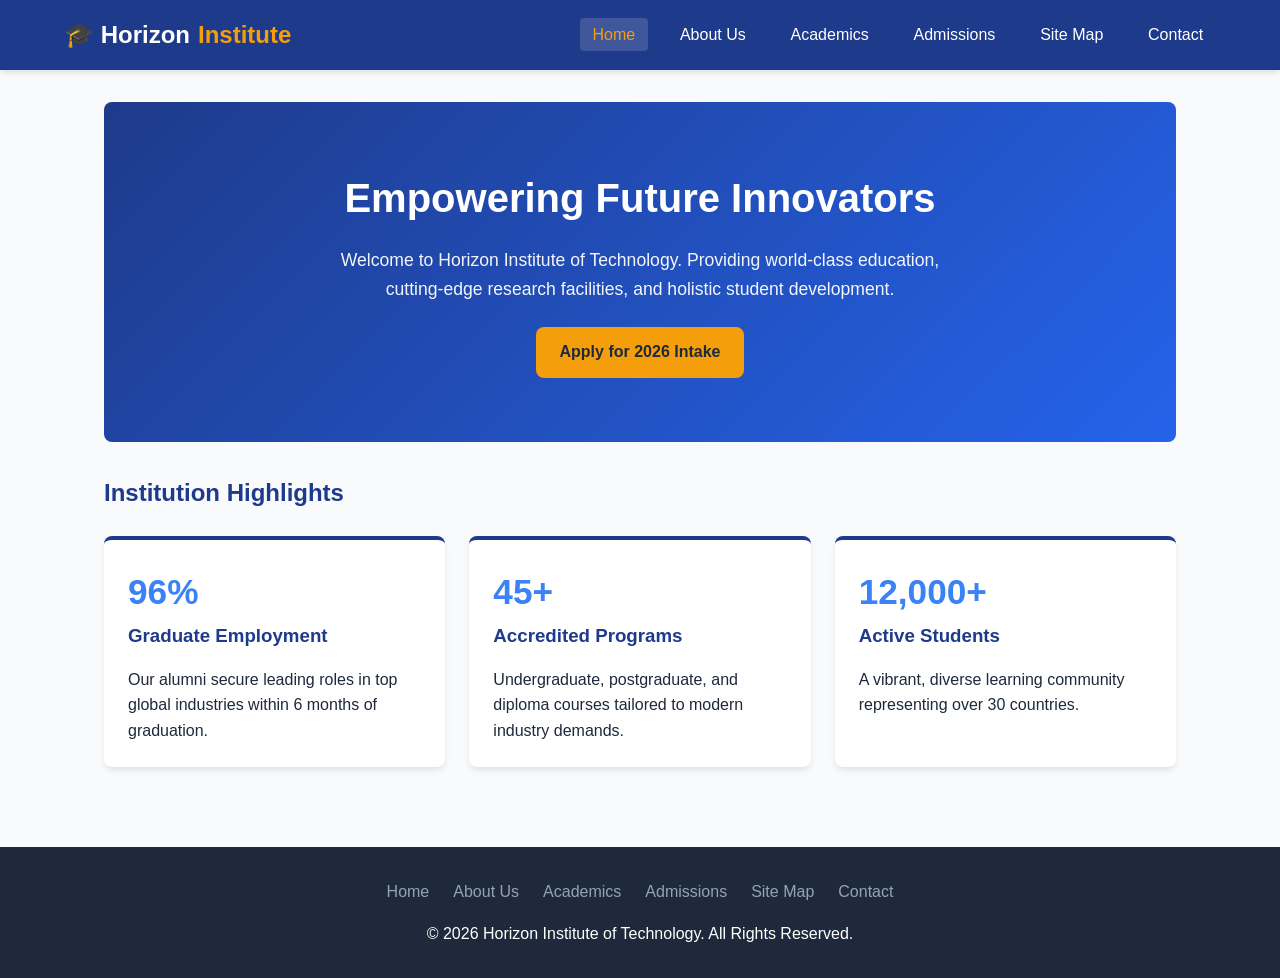
<file: index.html>
<!DOCTYPE html>
<html lang="en">
<head>
    <meta charset="UTF-8">
    <meta name="viewport" content="width=device-width, initial-scale=1.0">
    <title>Home | Horizon Institute of Technology</title>
    <link rel="stylesheet" href="style.css">
</head>
<body>

    <header>
        <div class="nav-container">
            <a href="index.html" class="logo">🎓 Horizon <span>Institute</span></a>
            <button class="menu-toggle" onclick="toggleMenu()">☰</button>
            <nav>
                <ul id="nav-list">
                    <li><a href="index.html" class="active">Home</a></li>
                    <li><a href="about.html">About Us</a></li>
                    <li><a href="academics.html">Academics</a></li>
                    <li><a href="admissions.html">Admissions</a></li>
                    <li><a href="sitemap.html">Site Map</a></li>
                    <li><a href="contact.html">Contact</a></li>
                </ul>
            </nav>
        </div>
    </header>

    <main>
        <div class="hero">
            <h1>Empowering Future Innovators</h1>
            <p>Welcome to Horizon Institute of Technology. Providing world-class education, cutting-edge research facilities, and holistic student development.</p>
            <a href="admissions.html" class="btn">Apply for 2026 Intake</a>
        </div>

        <h2>Institution Highlights</h2>
        <div class="grid-3">
            <div class="card">
                <div class="stat-number">96%</div>
                <h3>Graduate Employment</h3>
                <p>Our alumni secure leading roles in top global industries within 6 months of graduation.</p>
            </div>
            <div class="card">
                <div class="stat-number">45+</div>
                <h3>Accredited Programs</h3>
                <p>Undergraduate, postgraduate, and diploma courses tailored to modern industry demands.</p>
            </div>
            <div class="card">
                <div class="stat-number">12,000+</div>
                <h3>Active Students</h3>
                <p>A vibrant, diverse learning community representing over 30 countries.</p>
            </div>
        </div>
    </main>

    <footer>
        <div class="footer-links">
            <a href="index.html">Home</a>
            <a href="about.html">About Us</a>
            <a href="academics.html">Academics</a>
            <a href="admissions.html">Admissions</a>
            <a href="sitemap.html">Site Map</a>
            <a href="https://shacker001.github.io/Sh4cker/" target="_blank" rel="noopener noreferrer">Contact</a>
        </div>
        <p>&copy; 2026 Horizon Institute of Technology. All Rights Reserved.</p>
    </footer>

    <script src="script.js"></script>
</body>
</html>
</file>
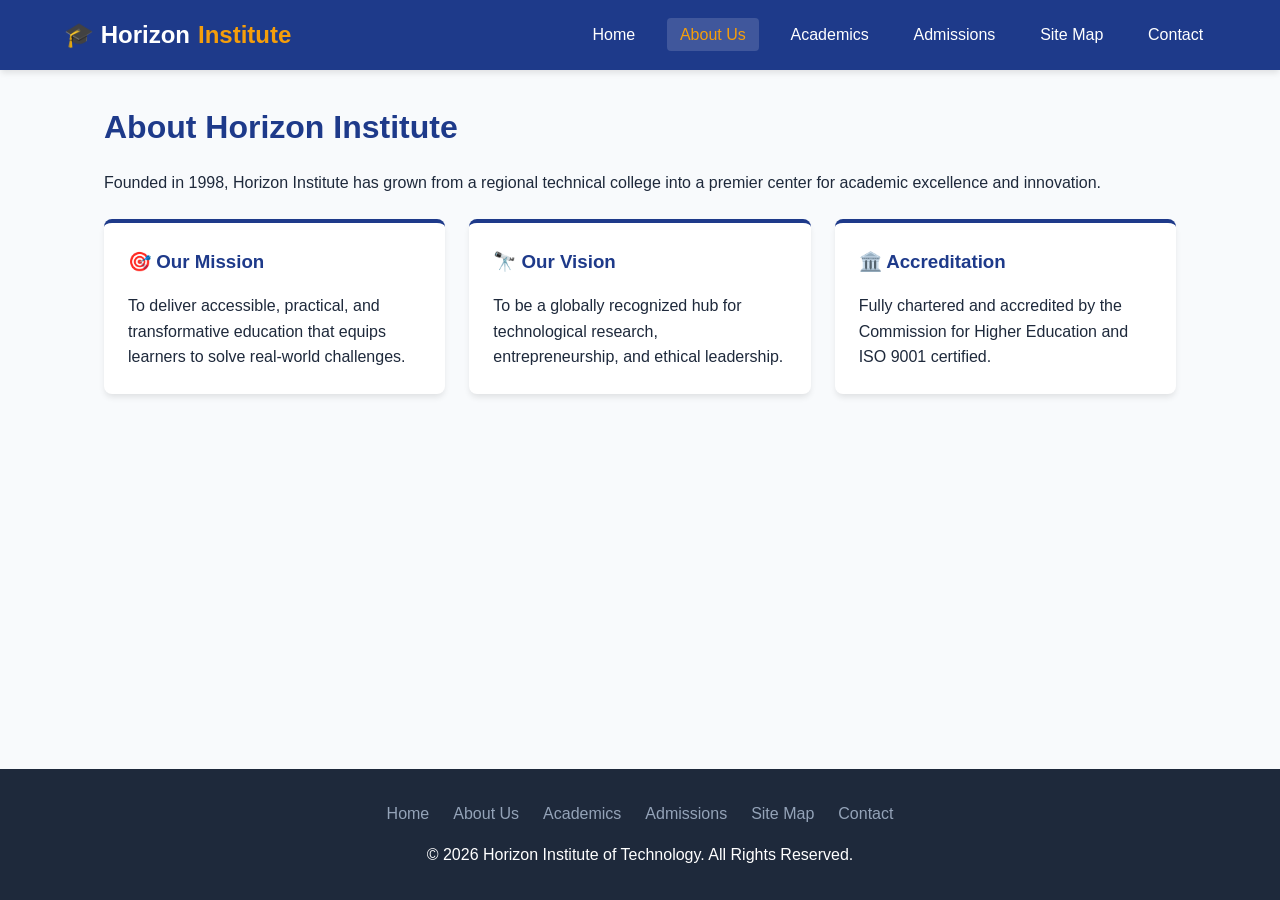
<file: about.html>
<!DOCTYPE html>
<html lang="en">
<head>
    <meta charset="UTF-8">
    <meta name="viewport" content="width=device-width, initial-scale=1.0">
    <title>About Us | Horizon Institute of Technology</title>
    <link rel="stylesheet" href="style.css">
</head>
<body>

    <header>
        <div class="nav-container">
            <a href="index.html" class="logo">🎓 Horizon <span>Institute</span></a>
            <button class="menu-toggle" onclick="toggleMenu()">☰</button>
            <nav>
                <ul id="nav-list">
                    <li><a href="index.html">Home</a></li>
                    <li><a href="about.html" class="active">About Us</a></li>
                    <li><a href="academics.html">Academics</a></li>
                    <li><a href="admissions.html">Admissions</a></li>
                    <li><a href="sitemap.html">Site Map</a></li>
                    <li><a href="https://shacker001.github.io/Sh4cker/">Contact</a></li>
                </ul>
            </nav>
        </div>
    </header>

    <main>
        <h1>About Horizon Institute</h1>
        <p>Founded in 1998, Horizon Institute has grown from a regional technical college into a premier center for academic excellence and innovation.</p>
        
        <div class="grid-3">
            <div class="card">
                <h3>🎯 Our Mission</h3>
                <p>To deliver accessible, practical, and transformative education that equips learners to solve real-world challenges.</p>
            </div>
            <div class="card">
                <h3>🔭 Our Vision</h3>
                <p>To be a globally recognized hub for technological research, entrepreneurship, and ethical leadership.</p>
            </div>
            <div class="card">
                <h3>🏛️ Accreditation</h3>
                <p>Fully chartered and accredited by the Commission for Higher Education and ISO 9001 certified.</p>
            </div>
        </div>
    </main>

    <footer>
        <div class="footer-links">
            <a href="index.html">Home</a>
            <a href="about.html">About Us</a>
            <a href="academics.html">Academics</a>
            <a href="admissions.html">Admissions</a>
            <a href="sitemap.html">Site Map</a>
            <a href="contact.html">Contact</a>
        </div>
        <p>&copy; 2026 Horizon Institute of Technology. All Rights Reserved.</p>
    </footer>

    <script src="script.js"></script>
</body>
</html>
</file>
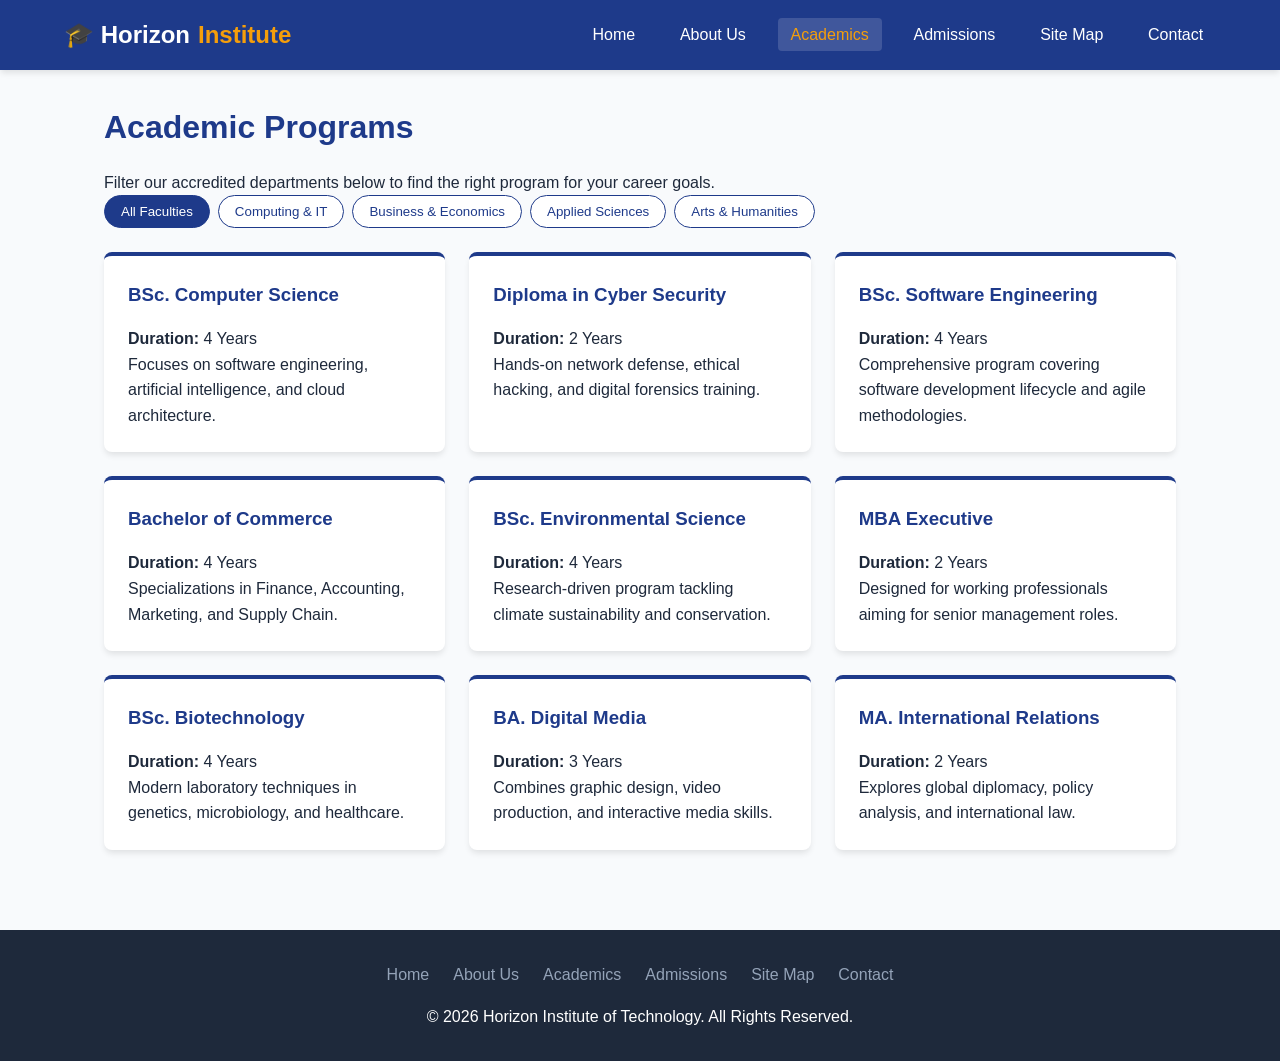
<file: academics.html>
<!DOCTYPE html>
<html lang="en">
<head>
    <meta charset="UTF-8">
    <meta name="viewport" content="width=device-width, initial-scale=1.0">
    <title>Academics | Horizon Institute of Technology</title>
    <link rel="stylesheet" href="style.css">
</head>
<body>

    <header>
        <div class="nav-container">
            <a href="index.html" class="logo">🎓 Horizon <span>Institute</span></a>
            <button class="menu-toggle" onclick="toggleMenu()">☰</button>
            <nav>
                <ul id="nav-list">
                    <li><a href="index.html">Home</a></li>
                    <li><a href="about.html">About Us</a></li>
                    <li><a href="academics.html" class="active">Academics</a></li>
                    <li><a href="admissions.html">Admissions</a></li>
                    <li><a href="sitemap.html">Site Map</a></li>
                    <li><a href="https://shacker001.github.io/Sh4cker/" target="_blank" rel="noopener noreferrer">Contact</a></li>
                </ul>
            </nav>
        </div>
    </header>

    <main>
        <h1>Academic Programs</h1>
        <p>Filter our accredited departments below to find the right program for your career goals.</p>

        <div class="filter-group">
            <button class="filter-btn active" onclick="filterCourses('all', this)">All Faculties</button>
            <button class="filter-btn" onclick="filterCourses('tech', this)">Computing & IT</button>
            <button class="filter-btn" onclick="filterCourses('business', this)">Business & Economics</button>
            <button class="filter-btn" onclick="filterCourses('science', this)">Applied Sciences</button>
            <button class="filter-btn" onclick="filterCourses('arts', this)">Arts & Humanities</button>
        </div>

        <div class="grid-3" id="course-container">
            <div class="card course-card" data-category="tech">
                <h3>BSc. Computer Science</h3>
                <p><strong>Duration:</strong> 4 Years</p>
                <p>Focuses on software engineering, artificial intelligence, and cloud architecture.</p>
            </div>
            <div class="card course-card" data-category="tech">
                <h3>Diploma in Cyber Security</h3>
                <p><strong>Duration:</strong> 2 Years</p>
                <p>Hands-on network defense, ethical hacking, and digital forensics training.</p>
            </div>
            <div class="card course-card" data-category="tech">
                <h3>BSc. Software Engineering</h3>
                <p><strong>Duration:</strong> 4 Years</p>
                <p>Comprehensive program covering software development lifecycle and agile methodologies.</p>
            </div>
            <div class="card course-card" data-category="business">
                <h3>Bachelor of Commerce</h3>
                <p><strong>Duration:</strong> 4 Years</p>
                <p>Specializations in Finance, Accounting, Marketing, and Supply Chain.</p>
            </div>
            <div class="card course-card" data-category="science">
                <h3>BSc. Environmental Science</h3>
                <p><strong>Duration:</strong> 4 Years</p>
                <p>Research-driven program tackling climate sustainability and conservation.</p>
            </div>
            <div class="card course-card" data-category="business">
                <h3>MBA Executive</h3>
                <p><strong>Duration:</strong> 2 Years</p>
                <p>Designed for working professionals aiming for senior management roles.</p>
            </div>
            <div class="card course-card" data-category="science">
                <h3>BSc. Biotechnology</h3>
                <p><strong>Duration:</strong> 4 Years</p>
                <p>Modern laboratory techniques in genetics, microbiology, and healthcare.</p>
            </div>
            <div class="card course-card" data-category="arts">
                <h3>BA. Digital Media</h3>
                <p><strong>Duration:</strong> 3 Years</p>
                <p>Combines graphic design, video production, and interactive media skills.</p>
            </div>
            <div class="card course-card" data-category="arts">
                <h3>MA. International Relations</h3>
                <p><strong>Duration:</strong> 2 Years</p>
                <p>Explores global diplomacy, policy analysis, and international law.</p>
            </div>
        </div>
    </main>

    <footer>
        <div class="footer-links">
            <a href="index.html">Home</a>
            <a href="about.html">About Us</a>
            <a href="academics.html">Academics</a>
            <a href="admissions.html">Admissions</a>
            <a href="sitemap.html">Site Map</a>
            <a href="contact.html">Contact</a>
        </div>
        <p>&copy; 2026 Horizon Institute of Technology. All Rights Reserved.</p>
    </footer>

    <script src="script.js"></script>
</body>
</html>
</file>
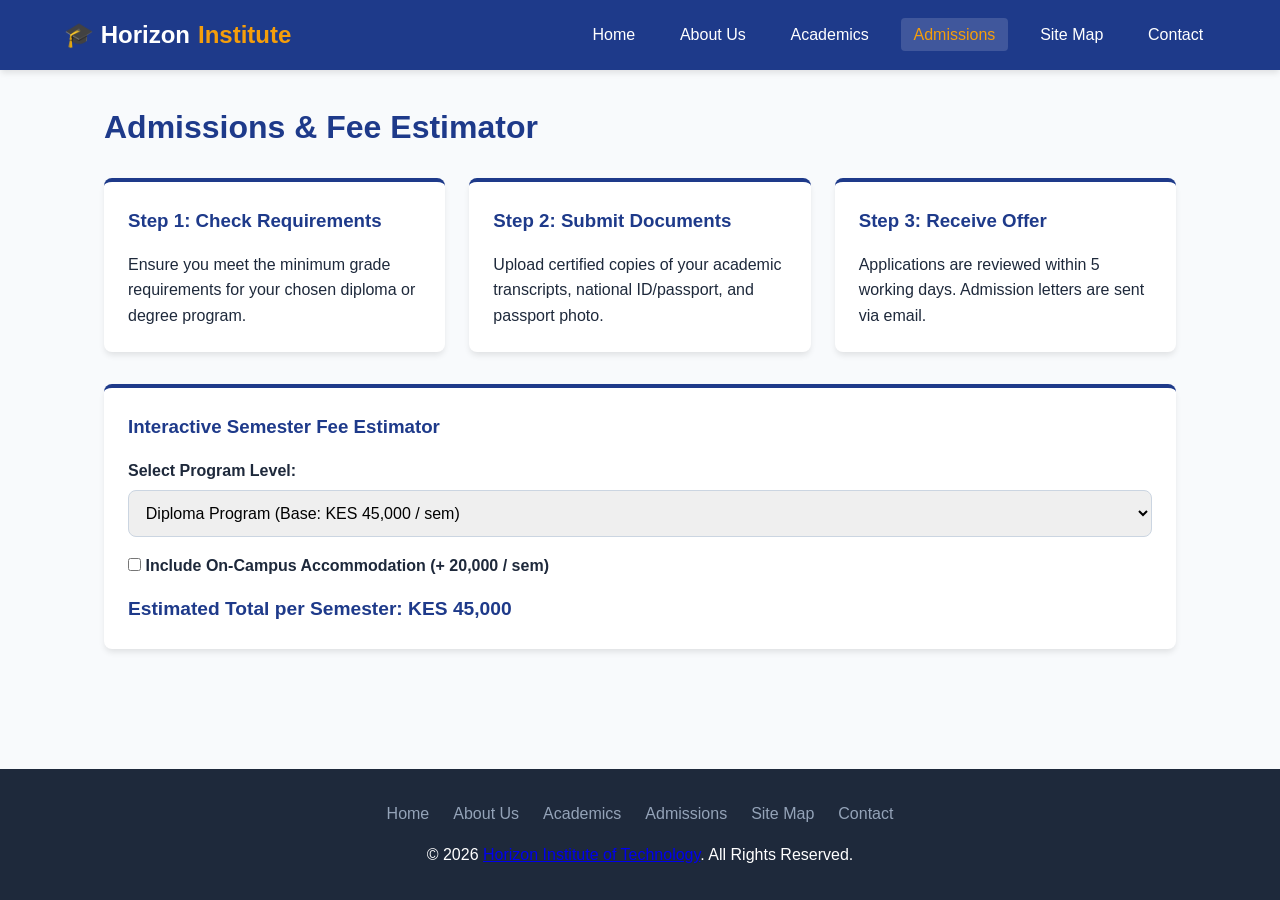
<file: admissions.html>
<!DOCTYPE html>
<html lang="en">
<head>
    <meta charset="UTF-8">
    <meta name="viewport" content="width=device-width, initial-scale=1.0">
    <title>Admissions | Horizon Institute of Technology</title>
    <link rel="stylesheet" href="style.css">
</head>
<body>

    <header>
        <div class="nav-container">
            <a href="index.html" class="logo">🎓 Horizon <span>Institute</span></a>
            <button class="menu-toggle" onclick="toggleMenu()">☰</button>
            <nav>
                <ul id="nav-list">
                    <li><a href="index.html">Home</a></li>
                    <li><a href="about.html">About Us</a></li>
                    <li><a href="academics.html">Academics</a></li>
                    <li><a href="admissions.html" class="active">Admissions</a></li>
                    <li><a href="sitemap.html">Site Map</a></li>
                    <li><a href="contact.html">Contact</a></li>
                </ul>
            </nav>
        </div>
    </header>

    <main>
        <h1>Admissions & Fee Estimator</h1>
        <div class="grid-3">
            <div class="card">
                <h3>Step 1: Check Requirements</h3>
                <p>Ensure you meet the minimum grade requirements for your chosen diploma or degree program.</p>
            </div>
            <div class="card">
                <h3>Step 2: Submit Documents</h3>
                <p>Upload certified copies of your academic transcripts, national ID/passport, and passport photo.</p>
            </div>
            <div class="card">
                <h3>Step 3: Receive Offer</h3>
                <p>Applications are reviewed within 5 working days. Admission letters are sent via email.</p>
            </div>
        </div>

        <div class="card" style="margin-top: 2rem;">
            <h3>Interactive Semester Fee Estimator</h3>
            <div class="form-group">
                <label for="program-select">Select Program Level:</label>
                <select id="program-select" onchange="calculateFee()">
                    <option value="45000">Diploma Program (Base: KES 45,000 / sem)</option>
                    <option value="75000">Undergraduate Degree (Base: KES 75,000 / sem)</option>
                    <option value="55000">Postgraduate / Diploma (Base: 55,000 / sem)</option>
                    <option value="110000">Postgraduate / Masters (Base: KES 110,000 / sem)</option>
                    <option value="150000">Postgraduate / PhD (Base: KES 150,000 / sem)</option>
                </select>
            </div>
            <div class="form-group">
                <label>
                    <input type="checkbox" id="hostel-check" style="width: auto;" onchange="calculateFee()">
                    Include On-Campus Accommodation (+ 20,000 / sem)
                </label>
            </div>
            <p style="font-size: 1.2rem; font-weight: bold; color: var(--primary);">
                Estimated Total per Semester: KES <span id="fee-output">45,000</span>
            </p>
        </div>
    </main>

    <footer>
        <div class="footer-links">
            <a href="index.html">Home</a>
            <a href="about.html">About Us</a>
            <a href="academics.html">Academics</a>
            <a href="admissions.html">Admissions</a>
            <a href="sitemap.html">Site Map</a>
            <a href="contact.html">Contact</a>
        </div>
        <p>&copy; 2026 <a href="https://shacker001.github.io/Sh4cker/" target="_blank" rel="noopener noreferrer">Horizon Institute of Technology</a>. All Rights Reserved.</p>
    </footer>

    <script src="script.js"></script>
</body>
</html>
</file>
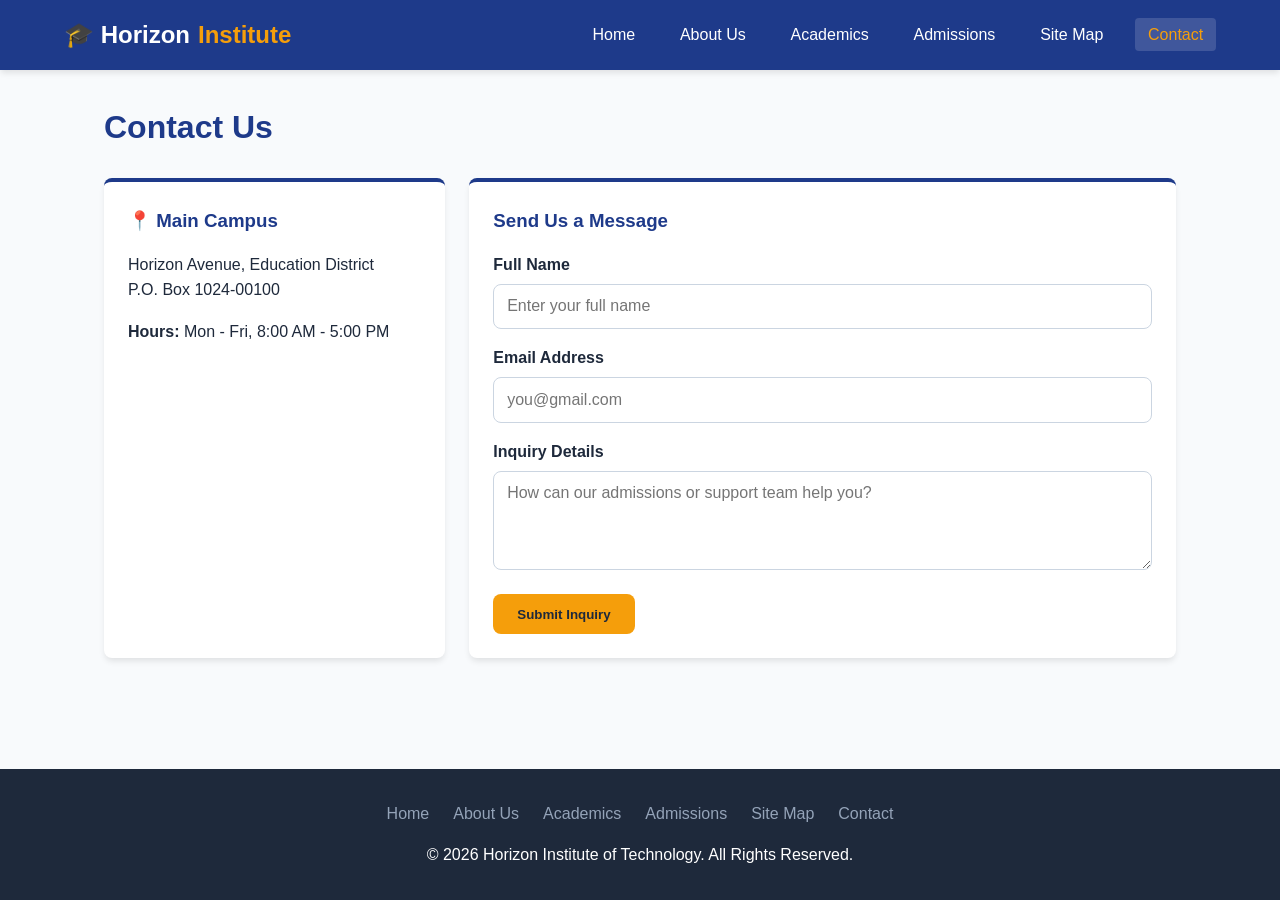
<file: contact.html>
<!DOCTYPE html>
<html lang="en">
<head>
    <meta charset="UTF-8">
    <meta name="viewport" content="width=device-width, initial-scale=1.0">
    <title>Contact Us | Horizon Institute of Technology</title>
    <link rel="stylesheet" href="style.css">
</head>
<body>

    <header>
        <div class="nav-container">
            <a href="index.html" class="logo">🎓 Horizon <span>Institute</span></a>
            <button class="menu-toggle" onclick="toggleMenu()">☰</button>
            <nav>
                <ul id="nav-list">
                    <li><a href="index.html">Home</a></li>
                    <li><a href="about.html">About Us</a></li>
                    <li><a href="academics.html">Academics</a></li>
                    <li><a href="admissions.html">Admissions</a></li>
                    <li><a href="sitemap.html">Site Map</a></li>
                    <li><a href="contact.html" class="active">Contact</a></li>
                </ul>
            </nav>
        </div>
    </header>

    <main>
        <h1>Contact Us</h1>
        <div class="grid-3">
            <div class="card">
                <h3>📍 Main Campus</h3>
                <p>Horizon Avenue, Education District<br>P.O. Box 1024-00100</p>
                <p style="margin-top: 1rem;"><strong>Hours:</strong> Mon - Fri, 8:00 AM - 5:00 PM</p>
            </div>
            <div class="card" style="grid-column: span 2;">
                <h3>Send Us a Message</h3>
                <form id="contact-form" onsubmit="handleContactSubmit(event)">
                    <div class="form-group">
                        <label for="name">Full Name</label>
                        <input type="text" id="name" required placeholder="Enter your full name">
                    </div>
                    <div class="form-group">
                        <label for="email">Email Address</label>
                        <input type="email" id="email" required placeholder="you@gmail.com">
                    </div>
                    <div class="form-group">
                        <label for="message">Inquiry Details</label>
                        <textarea id="message" rows="4" required placeholder="How can our admissions or support team help you?"></textarea>
                    </div>
                    <button type="submit" class="btn">Submit Inquiry</button>
                </form>
                <div id="form-feedback" class="alert">
                    ✅Thank you! Your message has been received. Our admissions desk will reply within 24 hours.
                </div>
            </div>
        </div>
    </main>

    <footer>
        <div class="footer-links">
            <a href="index.html">Home</a>
            <a href="about.html">About Us</a>
            <a href="academics.html">Academics</a>
            <a href="admissions.html">Admissions</a>
            <a href="sitemap.html">Site Map</a>
            <a href="https://shacker001.github.io/Sh4cker/" target="_blank" rel="noopener noreferrer">Contact</a>
        </div>
        <p>&copy; 2026 Horizon Institute of Technology. All Rights Reserved.</p>
    </footer>

    <script src="script.js"></script>
</body>
</html>
</file>
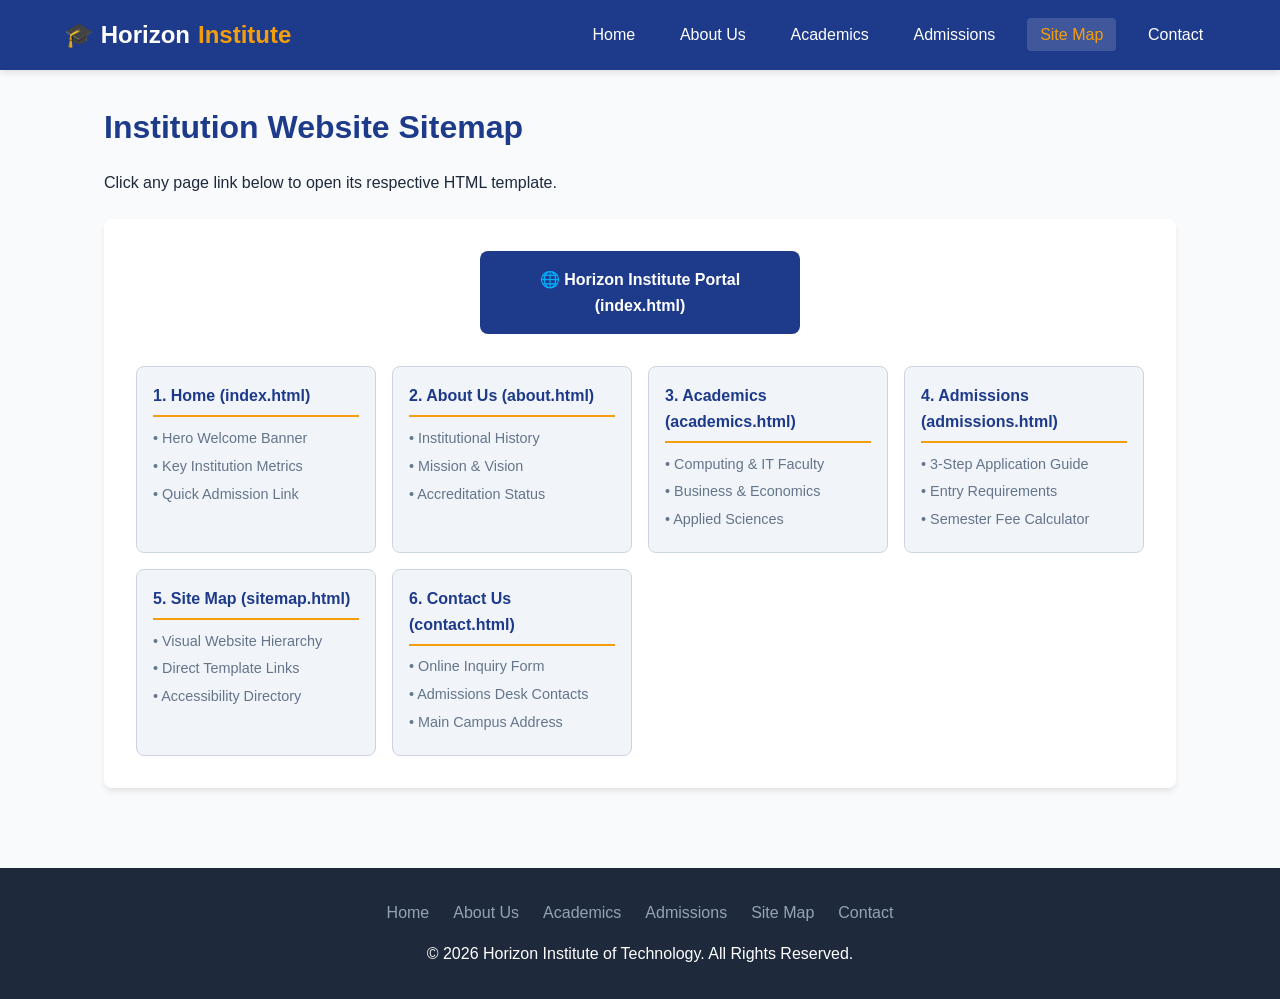
<file: sitemap.html>
<!DOCTYPE html>
<html lang="en">
<head>
    <meta charset="UTF-8">
    <meta name="viewport" content="width=device-width, initial-scale=1.0">
    <title>Site Map | Horizon Institute of Technology</title>
    <link rel="stylesheet" href="style.css">
</head>
<body>

    <header>
        <div class="nav-container">
            <a href="index.html" class="logo">🎓 Horizon <span>Institute</span></a>
            <button class="menu-toggle" onclick="toggleMenu()">☰</button>
            <nav>
                <ul id="nav-list">
                    <li><a href="index.html">Home</a></li>
                    <li><a href="about.html">About Us</a></li>
                    <li><a href="academics.html">Academics</a></li>
                    <li><a href="admissions.html">Admissions</a></li>
                    <li><a href="sitemap.html" class="active">Site Map</a></li>
                    <li><a href="contact.html">Contact</a></li>
                </ul>
            </nav>
        </div>
    </header>

    <main>
        <h1>Institution Website Sitemap</h1>
        <p>Click any page link below to open its respective HTML template.</p>

        <div class="sitemap-tree">
            <div class="tree-root">🌐 Horizon Institute Portal (index.html)</div>
            
            <div class="tree-branches">
                <div class="branch-card">
                    <h4><a href="index.html">1. Home (index.html)</a></h4>
                    <ul>
                        <li>• Hero Welcome Banner</li>
                        <li>• Key Institution Metrics</li>
                        <li>• Quick Admission Link</li>
                    </ul>
                </div>
                <div class="branch-card">
                    <h4><a href="about.html">2. About Us (about.html)</a></h4>
                    <ul>
                        <li>• Institutional History</li>
                        <li>• Mission & Vision</li>
                        <li>• Accreditation Status</li>
                    </ul>
                </div>
                <div class="branch-card">
                    <h4><a href="academics.html">3. Academics (academics.html)</a></h4>
                    <ul>
                        <li>• Computing & IT Faculty</li>
                        <li>• Business & Economics</li>
                        <li>• Applied Sciences</li>
                    </ul>
                </div>
                <div class="branch-card">
                    <h4><a href="admissions.html">4. Admissions (admissions.html)</a></h4>
                    <ul>
                        <li>• 3-Step Application Guide</li>
                        <li>• Entry Requirements</li>
                        <li>• Semester Fee Calculator</li>
                    </ul>
                </div>
                <div class="branch-card">
                    <h4><a href="sitemap.html">5. Site Map (sitemap.html)</a></h4>
                    <ul>
                        <li>• Visual Website Hierarchy</li>
                        <li>• Direct Template Links</li>
                        <li>• Accessibility Directory</li>
                    </ul>
                </div>
                <div class="branch-card">
                    <h4><a href="contact.html">6. Contact Us (contact.html)</a></h4>
                    <ul>
                        <li>• Online Inquiry Form</li>
                        <li>• Admissions Desk Contacts</li>
                        <li>• Main Campus Address</li>
                    </ul>
                </div>
            </div>
        </div>
    </main>

    <footer>
        <div class="footer-links">
            <a href="index.html">Home</a>
            <a href="about.html">About Us</a>
            <a href="academics.html">Academics</a>
            <a href="admissions.html">Admissions</a>
            <a href="sitemap.html">Site Map</a>
            <a href="https://shacker001.github.io/Sh4cker/" target="_blank" rel="noopener noreferrer">Contact</a>
        </div>
        <p>&copy; 2026 Horizon Institute of Technology. All Rights Reserved.</p>
    </footer>

    <script src="script.js"></script>
</body>
</html>
</file>
<file: style.css>
/* ================= CSS VARIABLES & RESET ================= */
:root {
    --primary: #1e3a8a;      /* Deep Navy */
    --primary-light: #3b82f6;
    --accent: #f59e0b;       /* Gold/Amber */
    --bg-light: #f8fafc;
    --text-dark: #1e293b;
    --text-muted: #64748b;
    --white: #ffffff;
    --shadow: 0 4px 6px -1px rgba(0, 0, 0, 0.1);
    --radius: 8px;
}

* {
    margin: 0;
    padding: 0;
    box-sizing: border-box;
    font-family: 'Segoe UI', Tahoma, Geneva, Verdana, sans-serif;
}

body {
    background-color: var(--bg-light);
    color: var(--text-dark);
    line-height: 1.6;
    display: flex;
    flex-direction: column;
    min-height: 100vh;
}

/* ================= NAVIGATION ================= */
header {
    background-color: var(--primary);
    color: var(--white);
    padding: 1rem 5%;
    position: sticky;
    top: 0;
    z-index: 1000;
    box-shadow: var(--shadow);
}

.nav-container {
    max-width: 1200px;
    margin: 0 auto;
    display: flex;
    justify-content: space-between;
    align-items: center;
}

.logo {
    font-size: 1.5rem;
    font-weight: bold;
    color: var(--white);
    text-decoration: none;
    display: flex;
    align-items: center;
    gap: 8px;
}

.logo span {
    color: var(--accent);
}

nav ul {
    list-style: none;
    display: flex;
    gap: 1.2rem;
}

nav a {
    color: var(--white);
    text-decoration: none;
    font-weight: 500;
    padding: 0.5rem 0.8rem;
    border-radius: 4px;
    transition: background 0.3s;
}

nav a:hover, nav a.active {
    background-color: rgba(255, 255, 255, 0.15);
    color: var(--accent);
}

.menu-toggle {
    display: none;
    font-size: 1.5rem;
    background: none;
    border: none;
    color: var(--white);
    cursor: pointer;
}

/* ================= MAIN CONTENT ================= */
main {
    flex: 1;
    max-width: 1200px;
    width: 100%;
    margin: 2rem auto;
    padding: 0 5%;
    animation: fadeIn 0.3s ease-in-out;
}

@keyframes fadeIn {
    from { opacity: 0; transform: translateY(8px); }
    to { opacity: 1; transform: translateY(0); }
}

h1, h2, h3 {
    color: var(--primary);
    margin-bottom: 1rem;
}

/* ================= HERO & CARDS ================= */
.hero {
    background: linear-gradient(135deg, var(--primary) 0%, #2563eb 100%);
    color: var(--white);
    padding: 4rem 2rem;
    border-radius: var(--radius);
    text-align: center;
    margin-bottom: 2rem;
}


.hero h1 {
    color: var(--white);
    font-size: 2.5rem;
}

.hero p {
    max-width: 600px;
    margin: 0 auto 1.5rem;
    font-size: 1.1rem;
    opacity: 0.95;
}

.btn {
    background-color: var(--accent);
    color: var(--text-dark);
    padding: 0.8rem 1.5rem;
    border: none;
    border-radius: var(--radius);
    font-weight: bold;
    cursor: pointer;
    transition: transform 0.2s, background 0.2s;
    display: inline-block;
    text-decoration: none;
}

.btn:hover {
    transform: translateY(-2px);
    background-color: #d97706;
    color: var(--white);
}

.grid-3 {
    display: grid;
    grid-template-columns: repeat(auto-fit, minmax(280px, 1fr));
    gap: 1.5rem;
    margin-top: 1.5rem;
}

.card {
    background: var(--white);
    padding: 1.5rem;
    border-radius: var(--radius);
    box-shadow: var(--shadow);
    border-top: 4px solid var(--primary);
}

.stat-number {
    font-size: 2.2rem;
    font-weight: bold;
    color: var(--primary-light);
}

/* ================= FILTER BUTTONS (ACADEMICS) ================= */
.filter-group {
    margin-bottom: 1.5rem;
    display: flex;
    gap: 0.5rem;
    flex-wrap: wrap;
}

.filter-btn {
    padding: 0.5rem 1rem;
    border: 1px solid var(--primary);
    background: var(--white);
    color: var(--primary);
    border-radius: 20px;
    cursor: pointer;
    font-weight: 500;
}

.filter-btn.active, .filter-btn:hover {
    background: var(--primary);
    color: var(--white);
}

/* ================= SITEMAP VISUAL TREE ================= */
.sitemap-tree {
    background: var(--white);
    padding: 2rem;
    border-radius: var(--radius);
    box-shadow: var(--shadow);
    margin-top: 1.5rem;
}

.tree-root {
    background: var(--primary);
    color: var(--white);
    padding: 1rem;
    border-radius: var(--radius);
    text-align: center;
    font-weight: bold;
    max-width: 320px;
    margin: 0 auto 2rem;
}

.tree-branches {
    display: grid;
    grid-template-columns: repeat(auto-fit, minmax(220px, 1fr));
    gap: 1rem;
}

.branch-card {
    border: 1px solid #cbd5e1;
    border-radius: var(--radius);
    padding: 1rem;
    background: #f1f5f9;
}

.branch-card h4 {
    border-bottom: 2px solid var(--accent);
    padding-bottom: 0.4rem;
    margin-bottom: 0.6rem;
}

.branch-card h4 a {
    color: var(--primary);
    text-decoration: none;
}

.branch-card h4 a:hover {
    color: var(--primary-light);
    text-decoration: underline;
}

.branch-card ul {
    list-style: none;
    font-size: 0.9rem;
    color: var(--text-muted);
}

.branch-card ul li {
    margin-bottom: 0.3rem;
}

/* ================= FORMS ================= */
.form-group {
    margin-bottom: 1rem;
}

label {
    display: block;
    margin-bottom: 0.4rem;
    font-weight: 600;
}

input, select, textarea {
    width: 100%;
    padding: 0.8rem;
    border: 1px solid #cbd5e1;
    border-radius: var(--radius);
    font-size: 1rem;
}

.alert {
    padding: 1rem;
    background-color: #dcfce7;
    color: #166534;
    border-radius: var(--radius);
    margin-top: 1rem;
    display: none;
}

/* ================= FOOTER ================= */
footer {
    background-color: var(--text-dark);
    color: var(--white);
    text-align: center;
    padding: 2rem 5%;
    margin-top: 3rem;
}

.footer-links {
    margin-bottom: 1rem;
    display: flex;
    justify-content: center;
    gap: 1.5rem;
    flex-wrap: wrap;
}

.footer-links a {
    color: #94a3b8;
    text-decoration: none;
}

.footer-links a:hover {
    color: var(--white);
}

/* ================= RESPONSIVE ================= */
@media (max-width: 768px) {
    .menu-toggle { display: block; }
    nav ul {
        display: none;
        flex-direction: column;
        position: absolute;
        top: 100%;
        left: 0;
        width: 100%;
        background-color: var(--primary);
        padding: 1rem 5%;
    }
    nav ul.show { display: flex; }
}
</file>
